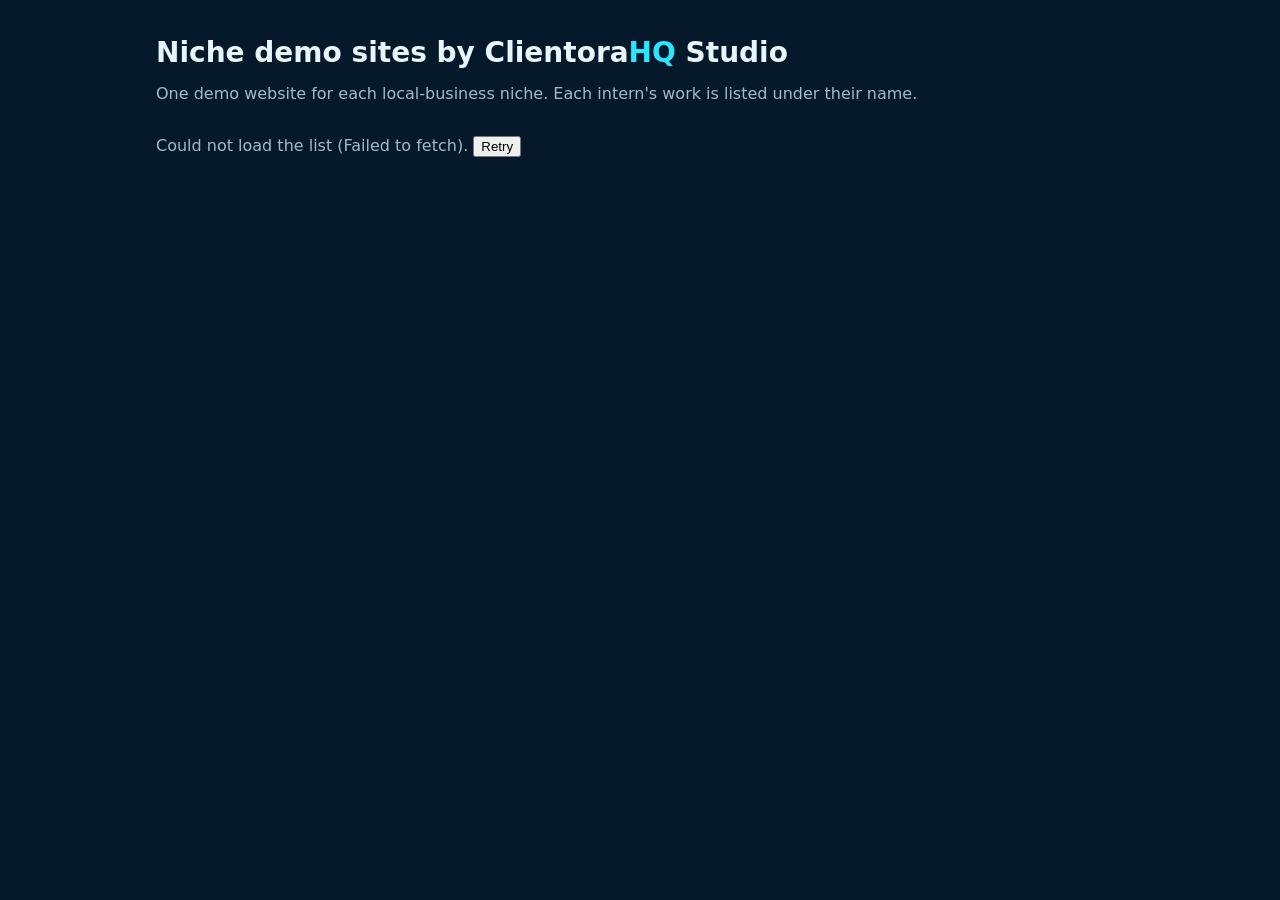
<file: index.html>
<!doctype html>
<html lang="en">
<head>
<meta charset="utf-8">
<meta name="viewport" content="width=device-width, initial-scale=1">
<title>Niche Demo Sites · ClientoraHQ Studio</title>
<meta name="description" content="Demo websites for local businesses, one for each niche, by ClientoraHQ Studio interns.">
<style>
  :root { --bg: #06192a; --card: #0b2c44; --text: #e8f6fb; --muted: #9fbccb; --accent: #29e6ff; }
  * { box-sizing: border-box; }
  body { margin: 0; background: var(--bg); color: var(--text); font: 16px/1.5 "Segoe UI", system-ui, sans-serif; }
  main { max-width: 1000px; margin: 0 auto; padding: 32px 16px 64px; }
  h1 { margin: 0 0 8px; font-size: 28px; }
  h1 b { color: var(--accent); }
  p.lead { color: var(--muted); margin: 0 0 28px; }
  h2 { font-size: 18px; margin: 28px 0 12px; color: var(--accent); }
  .grid { display: grid; grid-template-columns: repeat(auto-fill, minmax(220px, 1fr)); gap: 12px; }
  a.card { display: block; padding: 14px 16px; background: var(--card); border-radius: 10px; color: var(--text); text-decoration: none; border: 1px solid transparent; }
  a.card:hover, a.card:focus { border-color: var(--accent); }
  a.card small { display: block; color: var(--muted); }
  .note { color: var(--muted); }
</style>
</head>
<body>
<main>
  <h1>Niche demo sites by Clientora<b>HQ</b> Studio</h1>
  <p class="lead">One demo website for each local-business niche. Each intern's work is listed under their name.</p>
  <div id="list"><p class="note">Loading the sites...</p></div>
</main>
<script>
  // Lists every intern folder and the niche folders inside it, straight from the repository,
  // so nobody has to edit this page.
  const repo = 'star-anonymus/chq-niche-sites';
  const skip = new Set(['starter', '.github']);
  const list = document.getElementById('list');
  const pretty = (s) => s.replace(/-/g, ' ').replace(/\b\w/g, (c) => c.toUpperCase());
  async function dirs(path) {
    const r = await fetch(`https://api.github.com/repos/${repo}/contents/${path}`);
    if (!r.ok) throw new Error(`GitHub answered ${r.status}`);
    return (await r.json()).filter((x) => x.type === 'dir' && !skip.has(x.name)).map((x) => x.name);
  }
  async function load() {
    list.innerHTML = '<p class="note">Loading the sites...</p>';
    try {
      const [niches, interns] = await Promise.all([fetch('niches.json').then((r) => r.json()), dirs('')]);
      const label = Object.fromEntries(niches.map((n) => [n.slug, n.niche]));
      let html = '';
      for (const intern of interns) {
        const sites = await dirs(intern);
        html += `<h2>${pretty(intern)}</h2><div class="grid">` + (sites.length
          ? sites.map((s) => `<a class="card" href="${intern}/${s}/">${label[s] || pretty(s)}<small>${intern}/${s}</small></a>`).join('')
          : '<p class="note">No sites yet.</p>') + '</div>';
      }
      list.innerHTML = html || '<p class="note">No sites yet.</p>';
    } catch (e) {
      list.innerHTML = `<p class="note">Could not load the list (${e.message}). <button onclick="load()">Retry</button></p>`;
    }
  }
  load();
</script>
</body>
</html>
</file>
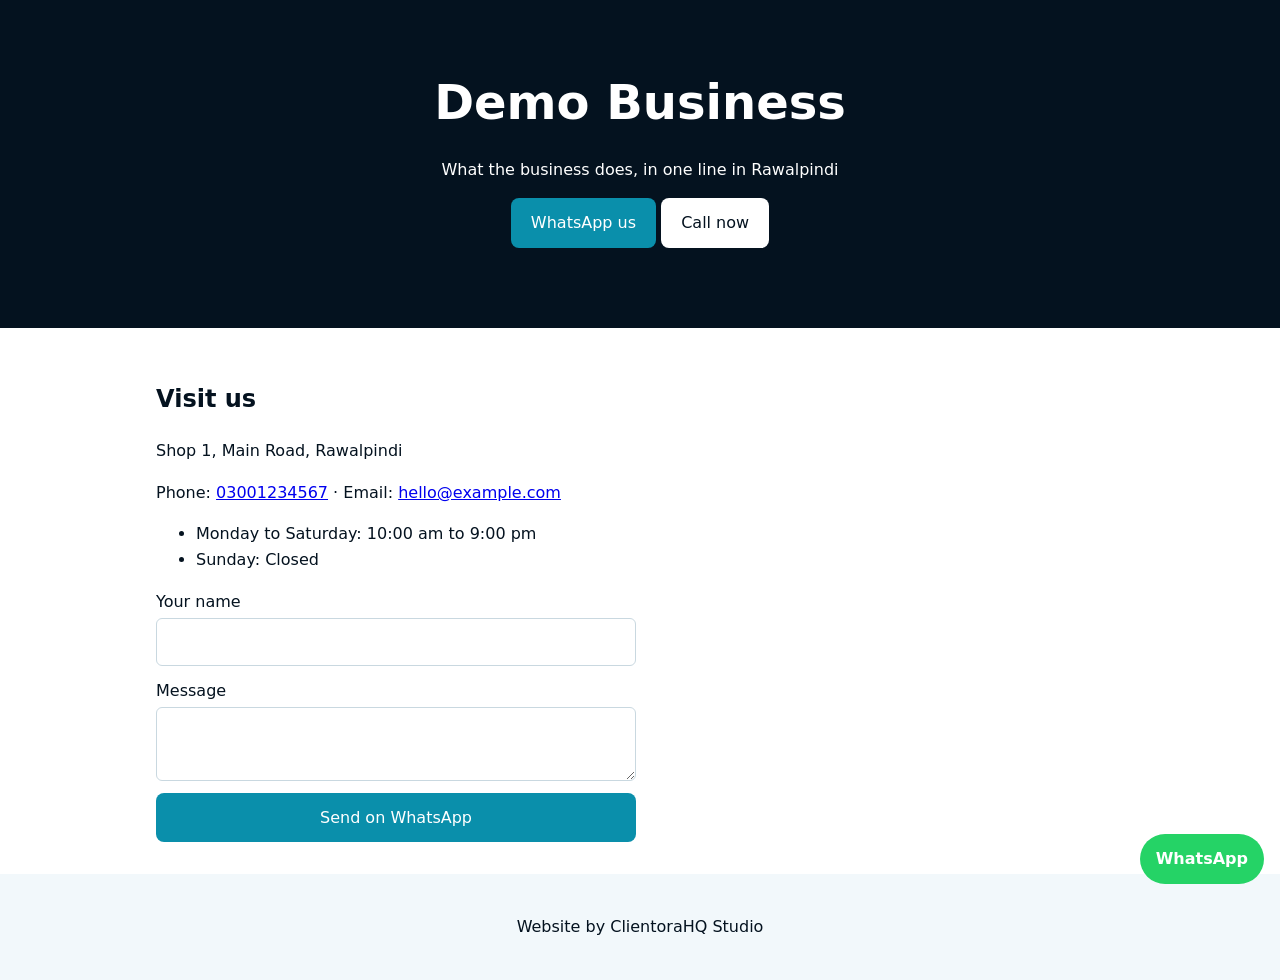
<file: starter/index.html>
<!doctype html>
<html lang="en">
<head>
<meta charset="utf-8">
<meta name="viewport" content="width=device-width, initial-scale=1">
<title>Demo Business</title>
<meta name="description" content="Demo website by ClientoraHQ Studio.">
<link rel="stylesheet" href="style.css">
</head>
<body>
<header class="hero">
  <h1 data-field="name">Demo Business</h1>
  <p><span data-field="tagline">What the business does</span> in <span data-field="city">City</span></p>
  <p class="actions"><a class="btn" data-link="whatsapp" href="#">WhatsApp us</a> <a class="btn alt" data-link="call" href="#">Call now</a></p>
</header>

<main>
  <!-- Build your niche sections here: services, the three special features, why choose us, gallery, sample reviews -->

  <section id="contact">
    <h2>Visit us</h2>
    <p data-field="address">Address</p>
    <p>Phone: <a data-link="call" href="#"><span data-field="phone">Phone</span></a> · Email: <a data-link="email" href="#"><span data-field="email">Email</span></a></p>
    <ul id="hours"></ul>
    <form data-whatsapp="New enquiry from the website">
      <label>Your name <input name="Name" required></label>
      <label>Message <textarea name="Message" required></textarea></label>
      <button class="btn" type="submit">Send on WhatsApp</button>
    </form>
  </section>
</main>

<footer><p>Website by ClientoraHQ Studio</p></footer>
<a class="wa-float" data-link="whatsapp" href="#" aria-label="Chat on WhatsApp">WhatsApp</a>

<script src="config.js"></script>
<script src="script.js"></script>
</body>
</html>
</file>
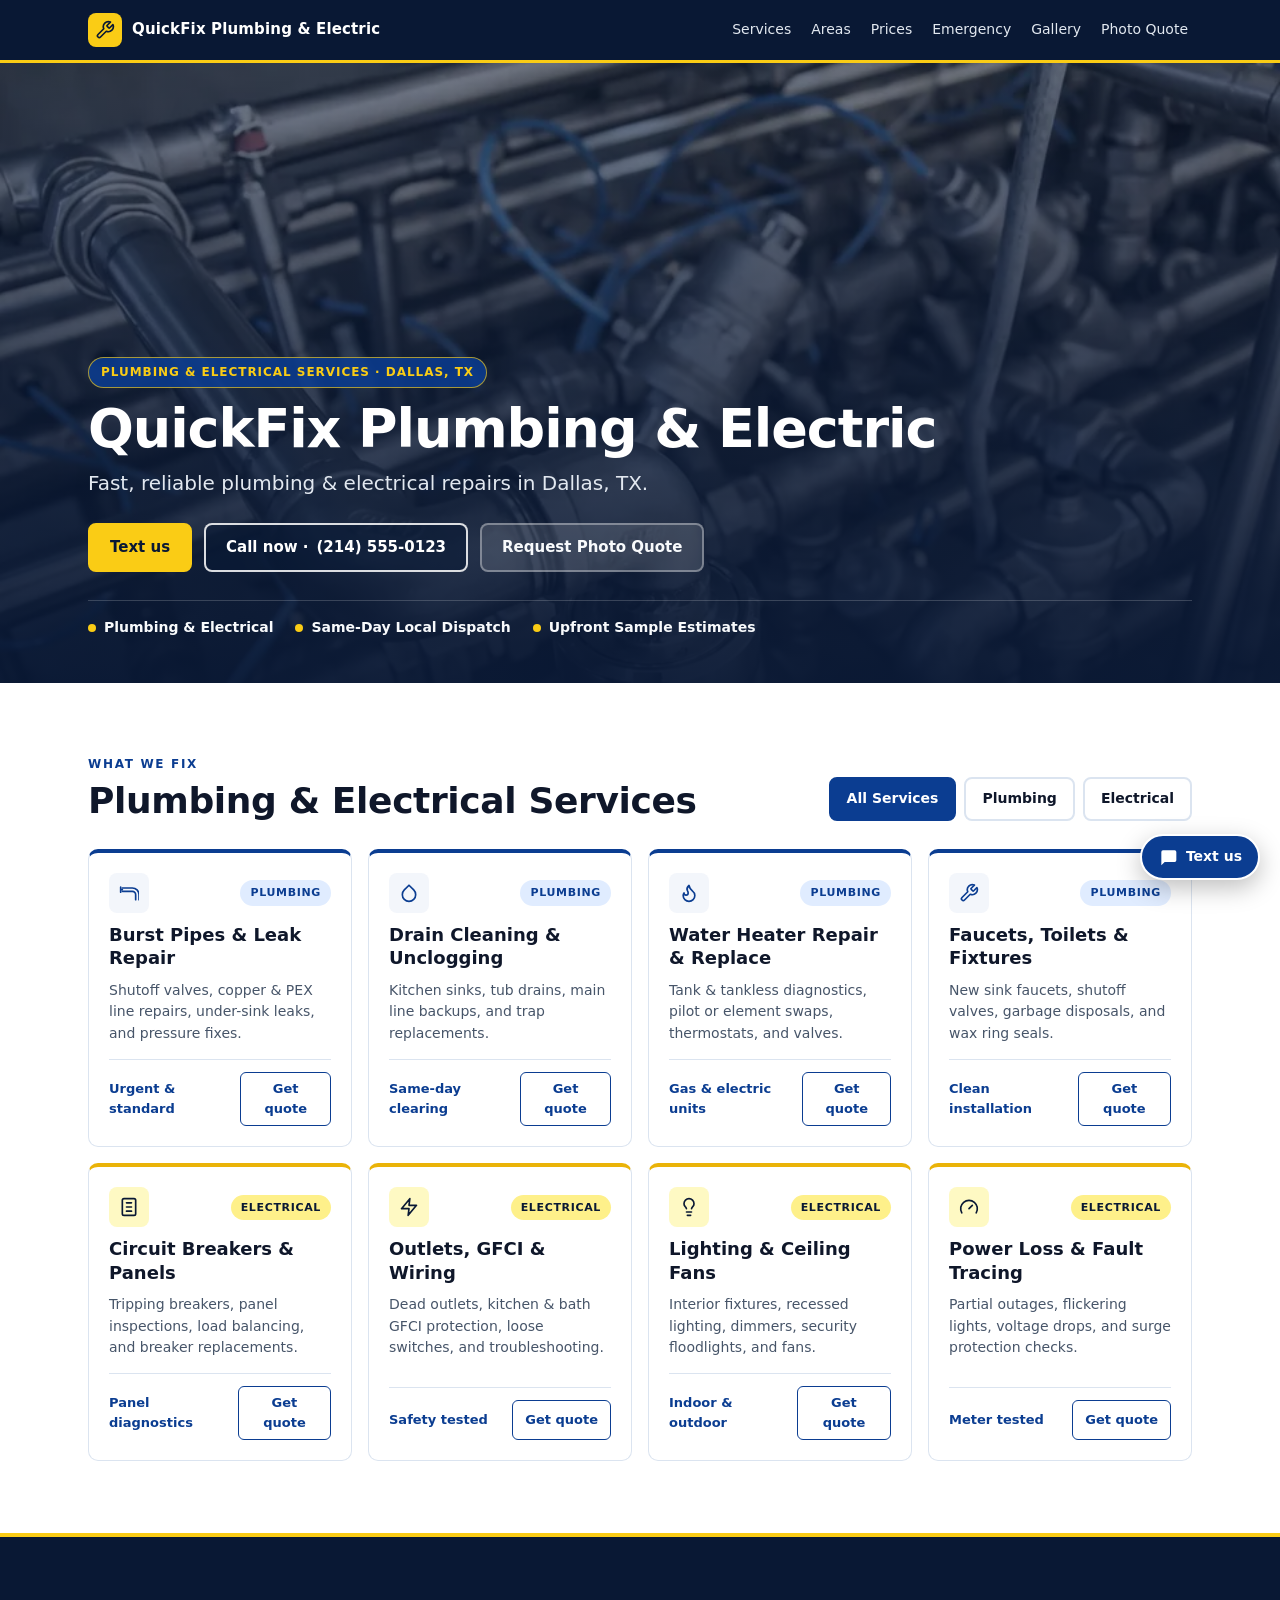
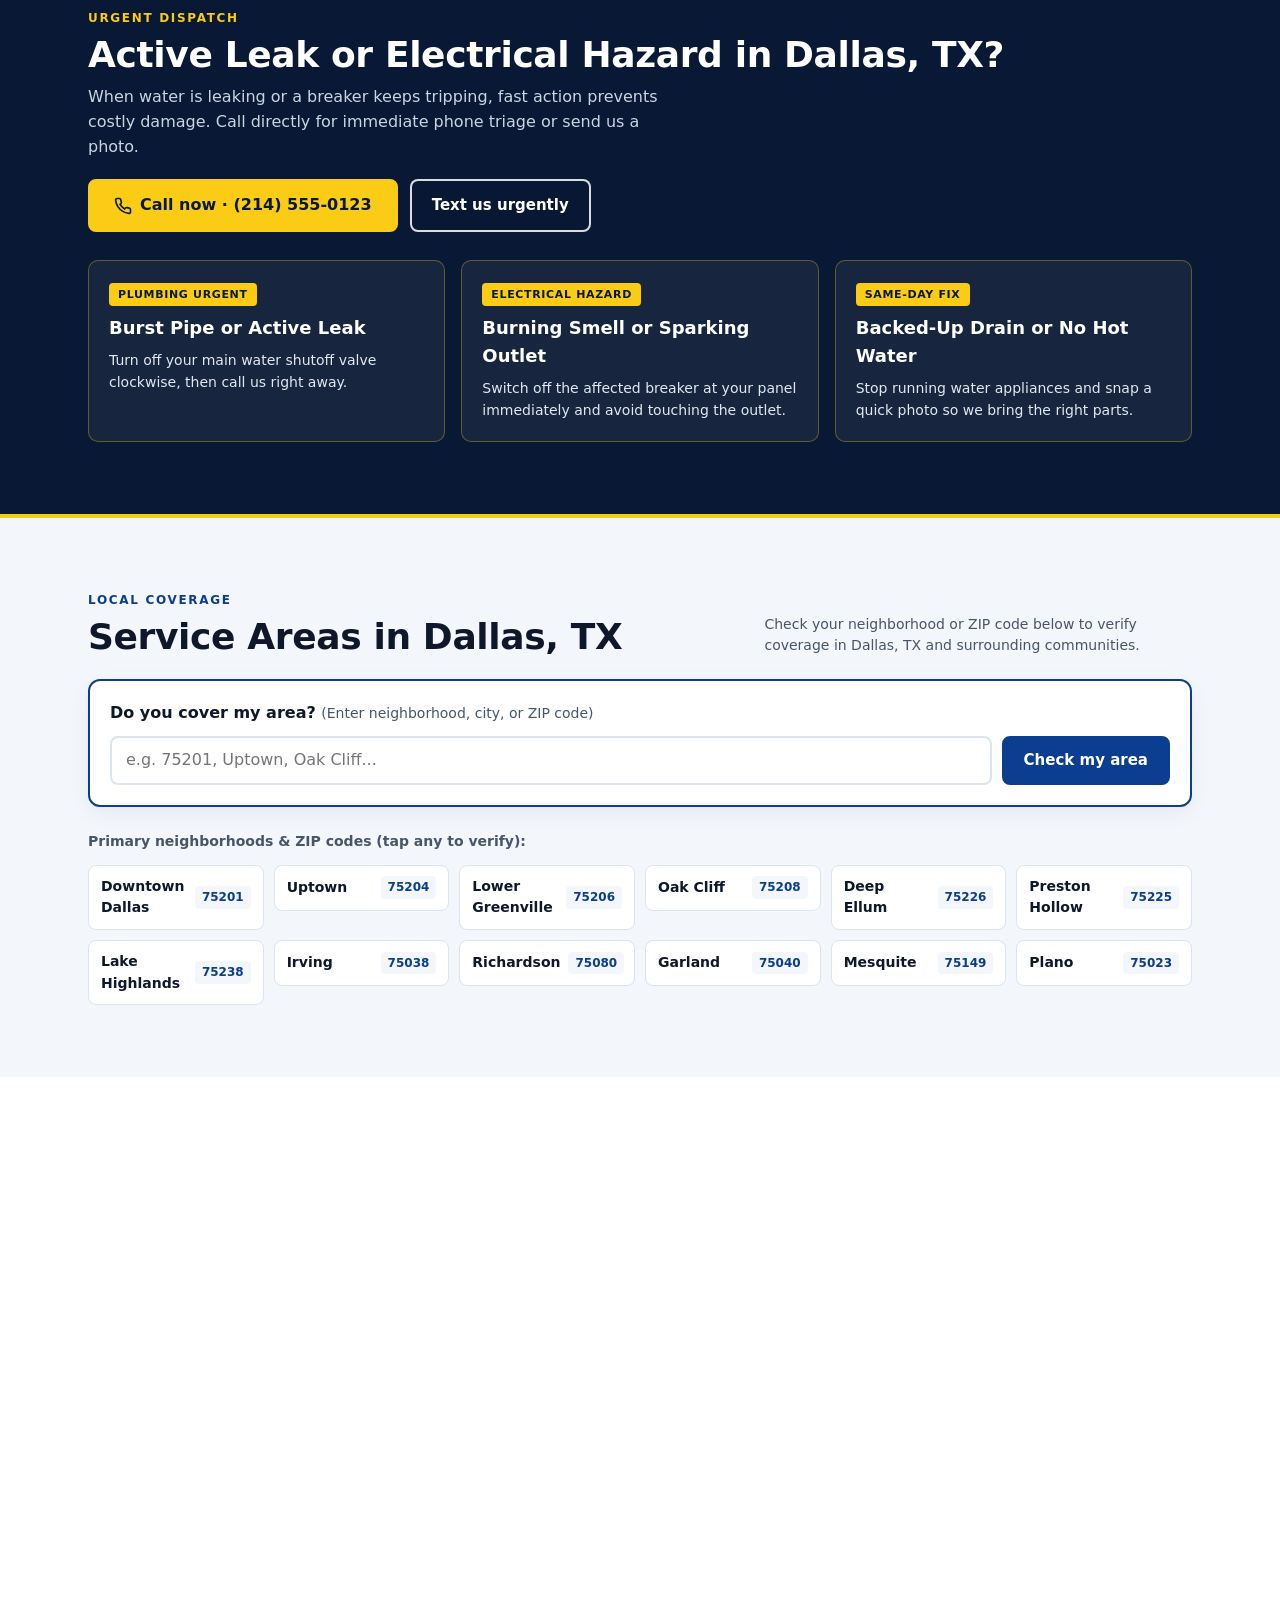
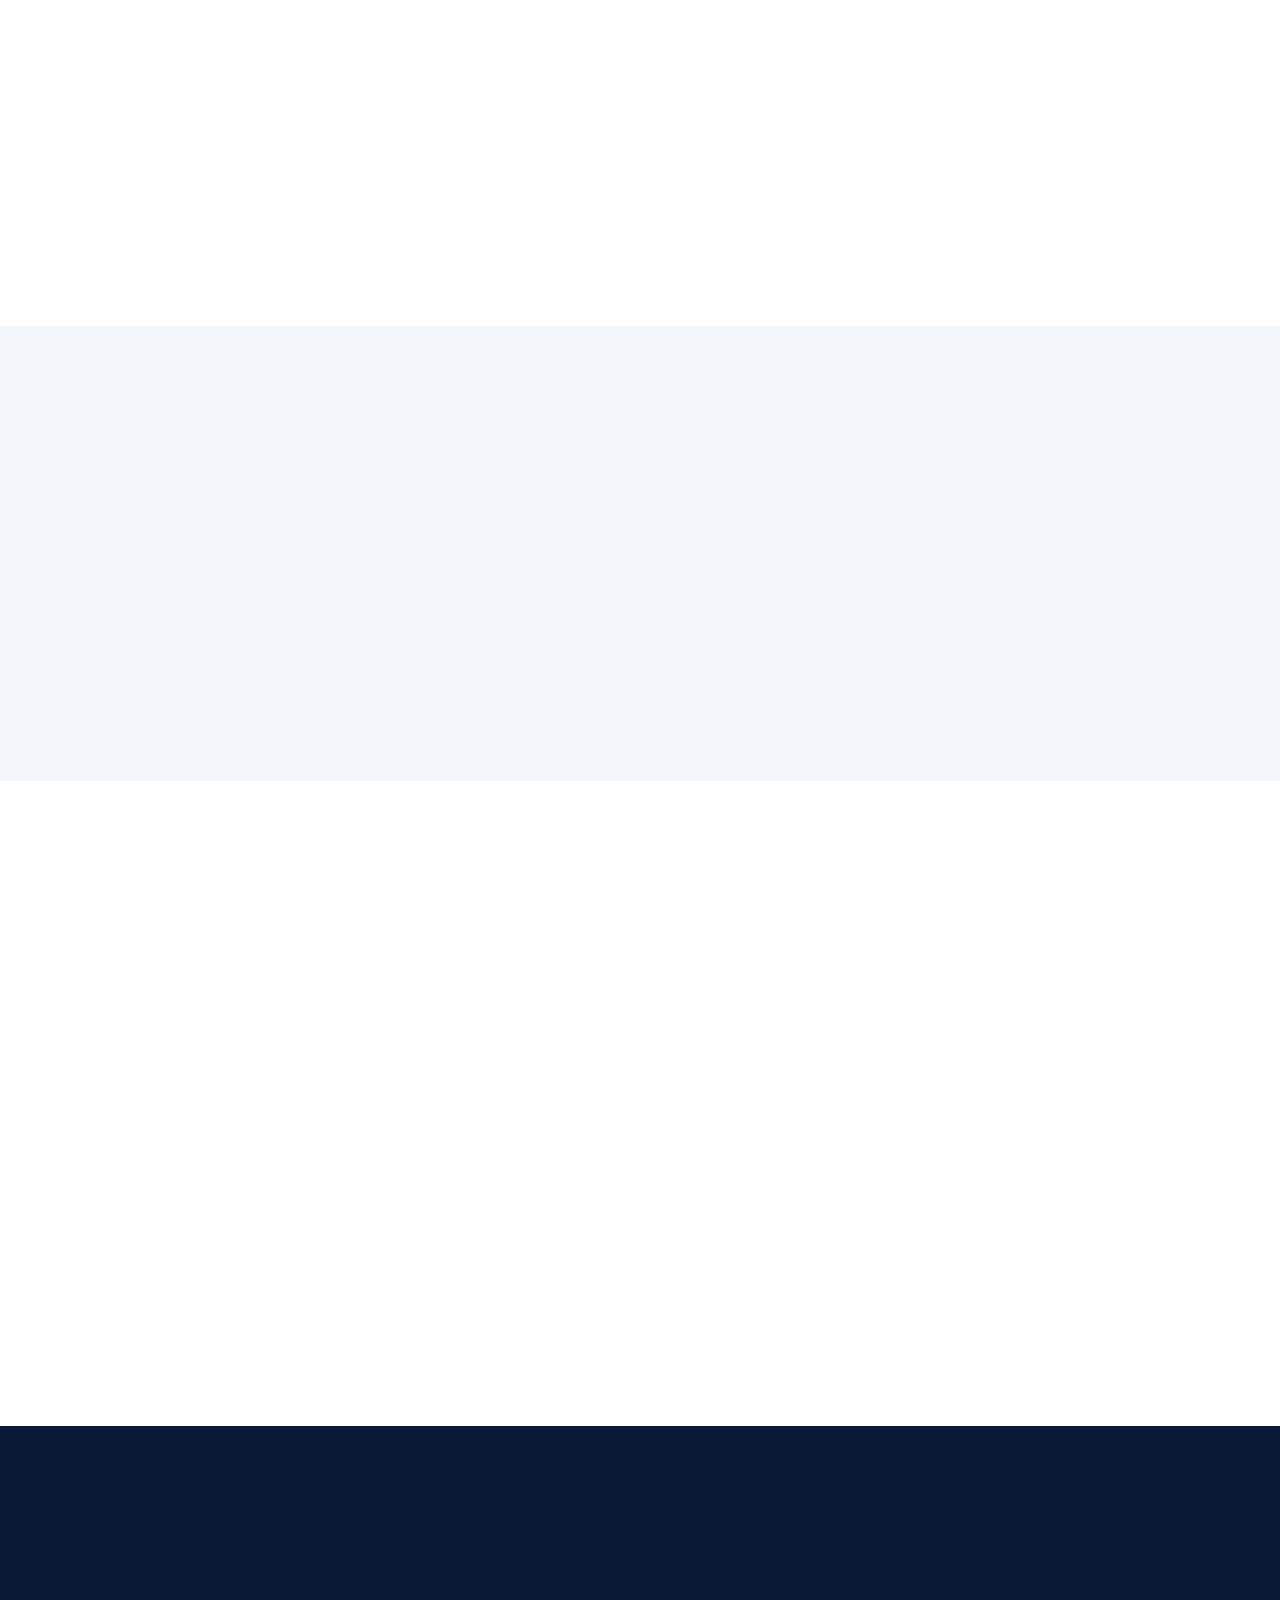
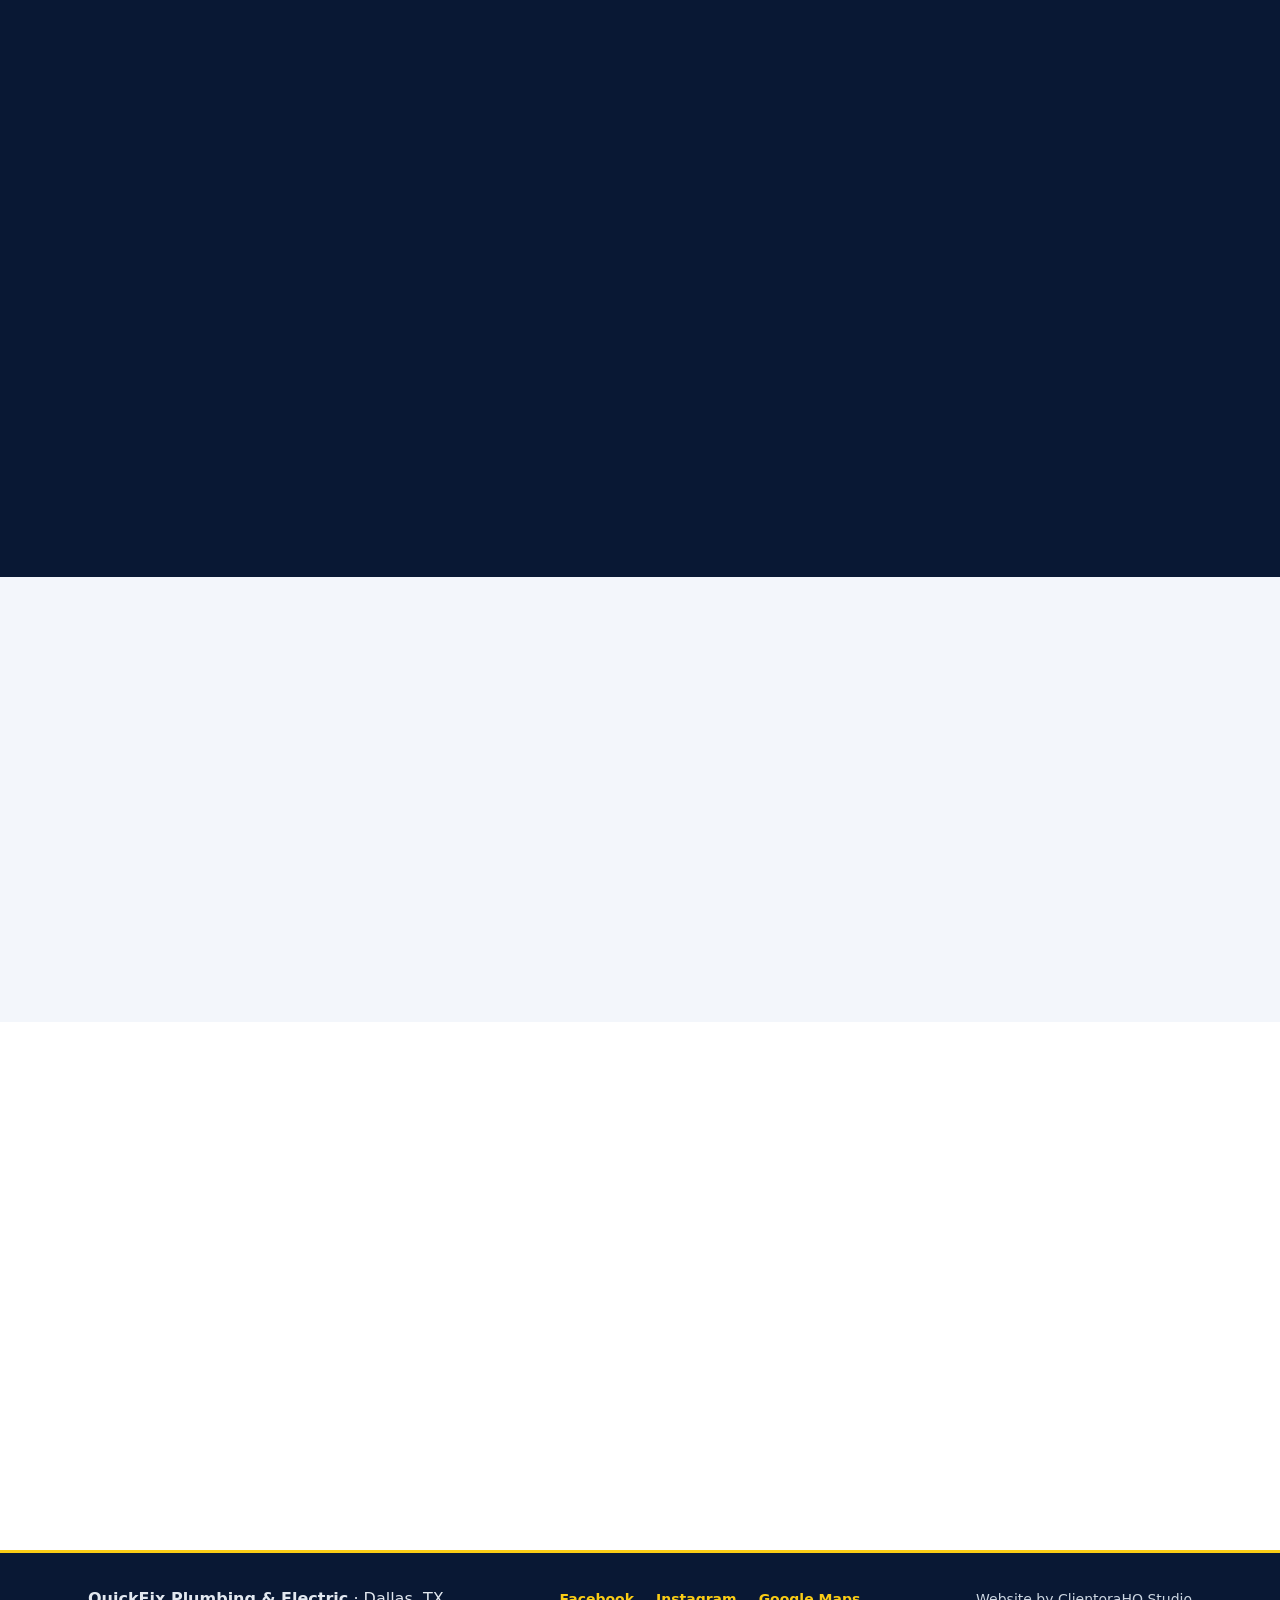
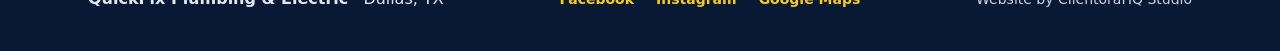
<file: ahsan-ali/plumbers-electricians/index.html>
<!doctype html>
<html lang="en">
<head>
<meta charset="utf-8">
<meta name="viewport" content="width=device-width, initial-scale=1">
<title>QuickFix Plumbing &amp; Electric · Dallas, TX</title>
<meta name="description" content="Plumbing and electrical repair services in Dallas, TX. Check service areas, view sample prices, or request a photo quote.">
<link rel="icon" href="data:image/svg+xml,%3Csvg xmlns='http://www.w3.org/2000/svg' viewBox='0 0 24 24'%3E%3Crect width='24' height='24' rx='5' fill='%230b3d91'/%3E%3Cpath d='M13 3L6 13h5l-1 8 8-11h-5l0-7z' fill='%23facc15'/%3E%3C/svg%3E">
<link rel="preload" as="image" href="images/hero.webp" fetchpriority="high">
<link rel="stylesheet" href="style.css">
</head>
<body>
<a class="skip-link" href="#main">Skip to content</a>

<nav class="topbar" aria-label="Primary navigation">
  <div class="container topbar-inner">
    <a class="brand" href="#top">
      <span class="brand-badge" aria-hidden="true">
        <svg width="20" height="20" viewBox="0 0 24 24" fill="none" stroke="currentColor" stroke-width="2" stroke-linecap="round" stroke-linejoin="round">
          <path d="M14.7 6.3a1 1 0 0 0 0 1.4l1.6 1.6a1 1 0 0 0 1.4 0l3.77-3.77a6 6 0 0 1-7.94 7.94l-6.91 6.91a2.12 2.12 0 0 1-3-3l6.91-6.91a6 6 0 0 1 7.94-7.94l-3.76 3.76z"/>
        </svg>
      </span>
      <span class="brand-name" data-field="name">QuickFix Plumbing &amp; Electric</span>
    </a>
    <ul class="nav-links">
      <li><a href="#services">Services</a></li>
      <li><a href="#areas">Areas</a></li>
      <li><a href="#prices">Prices</a></li>
      <li><a href="#emergency">Emergency</a></li>
      <li><a href="#gallery">Gallery</a></li>
      <li><a href="#quote">Photo Quote</a></li>
    </ul>
  </div>
</nav>

<header id="top" class="hero">
  <img id="hero-img" class="hero-media" src="images/hero.webp" width="960" height="640" alt="Stainless steel plumbing pipe network and control valves" fetchpriority="high" decoding="async">
  <div class="hero-scrim" aria-hidden="true"></div>
  <div class="container hero-content">
    <p class="eyebrow"><span id="hero-eyebrow">Plumbing &amp; Electrical Services</span> · <span data-field="city">Dallas, TX</span></p>
    <div id="hero-claims" class="claims-row" hidden></div>
    <h1 data-field="name">QuickFix Plumbing &amp; Electric</h1>
    <p class="hero-tagline"><span data-field="tagline">Fast, reliable plumbing &amp; electrical repairs</span> in <span data-field="city">Dallas, TX</span>.</p>
    <div class="actions">
      <a class="btn btn-accent" data-link="whatsapp" data-label-us="Text us" data-label-pk="WhatsApp us" href="#">Text us</a>
      <a class="btn btn-outline-light" data-link="call" href="#">Call now · <span data-field="phone">(214) 555-0123</span></a>
      <a class="btn btn-ghost-light" href="#quote">Request Photo Quote</a>
    </div>
    <ul id="hero-highlights" class="hero-highlights" aria-label="Service highlights"></ul>
  </div>
</header>

<main id="main">
  <section id="services" class="section">
    <div class="container">
      <div class="section-head">
        <div>
          <p class="section-kicker">What We Fix</p>
          <h2>Plumbing &amp; Electrical Services</h2>
        </div>
        <div id="service-filters" class="filter-bar" role="group" aria-label="Filter services by trade">
          <button type="button" class="filter-btn" data-trade="all" aria-pressed="true">All Services</button>
          <button type="button" class="filter-btn" data-trade="plumbing" aria-pressed="false">Plumbing</button>
          <button type="button" class="filter-btn" data-trade="electrical" aria-pressed="false">Electrical</button>
        </div>
      </div>
      <div id="services-grid" class="services-grid"></div>
    </div>
  </section>

  <section id="emergency" class="section section-dark emergency-section">
    <div class="container">
      <div class="emergency-top">
        <div>
          <p class="section-kicker accent" id="emergency-kicker">Urgent Dispatch</p>
          <div id="emergency-claims" class="claims-row" hidden></div>
          <h2 id="emergency-headline">Active Leak or Electrical Hazard in Dallas, TX?</h2>
          <p id="emergency-lead" class="emergency-lead">Fast troubleshooting for burst pipes, main shutoffs, tripped breakers, and power faults.</p>
        </div>
        <div class="emergency-actions">
          <a class="btn btn-accent btn-lg" data-link="call" href="#">
            <svg width="18" height="18" viewBox="0 0 24 24" fill="none" stroke="currentColor" stroke-width="2.2" aria-hidden="true">
              <path d="M22 16.92v3a2 2 0 0 1-2.18 2 19.79 19.79 0 0 1-8.63-3.07 19.5 19.5 0 0 1-6-6 19.79 19.79 0 0 1-3.07-8.67A2 2 0 0 1 4.11 2h3a2 2 0 0 1 2 1.72c.127.96.361 1.903.7 2.81a2 2 0 0 1-.45 2.11L8.09 9.91a16 16 0 0 0 6 6l1.27-1.27a2 2 0 0 1 2.11-.45c.907.339 1.85.573 2.81.7A2 2 0 0 1 22 16.92z"/>
            </svg>
            <span>Call now · <span data-field="phone">(214) 555-0123</span></span>
          </a>
          <a class="btn btn-outline-light" data-link="whatsapp" data-label-us="Text us urgently" data-label-pk="WhatsApp us now" href="#">Text us urgently</a>
        </div>
      </div>
      <div id="emergency-grid" class="emergency-grid"></div>
    </div>
  </section>

  <section id="areas" class="section section-alt">
    <div class="container">
      <div class="section-head compact">
        <div>
          <p class="section-kicker">Local Coverage</p>
          <h2 id="areas-heading">Service Areas in Dallas, TX</h2>
        </div>
        <p id="areas-note" class="section-note">Check your neighborhood or ZIP code below.</p>
      </div>

      <div class="area-checker-card">
        <form id="area-form" class="area-form">
          <div class="area-input-group">
            <label for="area-input">Do you cover my area? <span class="label-hint">(Enter neighborhood, city, or ZIP code)</span></label>
            <div class="area-controls">
              <input id="area-input" name="area" type="text" placeholder="e.g. 75201, Uptown, Oak Cliff..." autocomplete="postal-code" required>
              <button class="btn btn-primary" type="submit">Check my area</button>
            </div>
          </div>
        </form>
        <div id="area-result" class="area-result" role="status" aria-live="polite" hidden></div>
      </div>

      <p class="areas-subhead">Primary neighborhoods &amp; ZIP codes (tap any to verify):</p>
      <ul id="areas-list" class="areas-grid" aria-label="Service areas list"></ul>
    </div>
  </section>

  <section id="prices" class="section">
    <div class="container">
      <div class="section-head">
        <div>
          <p class="section-kicker">Transparent Estimates</p>
          <div class="heading-with-badge">
            <h2>Typical Service Rates</h2>
            <span id="prices-badge" class="sample-badge">Sample prices</span>
          </div>
        </div>
        <p id="prices-note" class="section-note">Sample prices in USD ($). Exact quote is confirmed before work begins.</p>
      </div>
      <div id="prices-grid" class="prices-grid"></div>
    </div>
  </section>

  <section id="why-us" class="section section-alt">
    <div class="container">
      <div class="section-head compact">
        <div>
          <p class="section-kicker">Why Choose <span data-field="name">QuickFix Plumbing &amp; Electric</span></p>
          <h2>Built for Dependable Repairs</h2>
        </div>
      </div>
      <div id="why-grid" class="why-grid"></div>
    </div>
  </section>

  <section id="gallery" class="section">
    <div class="container">
      <div class="section-head compact">
        <div>
          <p class="section-kicker">Field Work &amp; Equipment</p>
          <h2>Work &amp; Fleet Gallery</h2>
        </div>
        <p class="section-note">Tap any photo for a full-screen view.</p>
      </div>
      <div id="gallery-grid" class="gallery-grid"></div>
    </div>
  </section>

  <section id="quote" class="section section-dark">
    <div class="container quote-layout">
      <div class="quote-intro">
        <p class="section-kicker accent">Fast Photo Estimate</p>
        <h2>Request a Quote with a Photo</h2>
        <p class="quote-lead">Snap a photo of the leaking pipe, tripped breaker, or faulty fixture in <span data-field="city">Dallas, TX</span>. Preview it here, then send it directly so we know what tools and parts to bring.</p>
        <ul class="quote-steps">
          <li><strong>1.</strong> Pick your issue and describe what happened.</li>
          <li><strong>2.</strong> Attach a photo of the problem to preview it right here.</li>
          <li><strong>3.</strong> <span id="quote-step-3">Text the photo and summary straight to our dispatch line.</span></li>
        </ul>
        <div class="quote-direct">
          <a class="btn btn-outline-light" data-link="call" href="#">Call <span data-field="phone">(214) 555-0123</span></a>
        </div>
      </div>

      <div class="quote-card">
        <form id="quote-form" class="quote-form">
          <div class="form-row">
            <label for="quote-service">Service Needed
              <select id="quote-service" name="Service" required></select>
            </label>
            <label for="quote-area">Neighborhood or ZIP
              <input id="quote-area" name="Area" type="text" placeholder="e.g. 75204 or Uptown" required>
            </label>
          </div>

          <label for="quote-details">Describe the Problem
            <textarea id="quote-details" name="Problem" rows="3" placeholder="e.g. Kitchen sink drain is leaking at the P-trap..." required></textarea>
          </label>

          <label for="quote-name">Your Name <span class="opt">(optional)</span>
            <input id="quote-name" name="Name" type="text" placeholder="Your full name">
          </label>

          <div class="photo-upload-field">
            <label class="upload-label" for="quote-photo">Photo of the Problem <span class="opt">(recommended)</span></label>
            <div class="upload-box">
              <input id="quote-photo" class="file-input" type="file" accept="image/*">
              <label class="btn btn-outline-dark upload-trigger" for="quote-photo">
                <svg width="18" height="18" viewBox="0 0 24 24" fill="none" stroke="currentColor" stroke-width="2" aria-hidden="true">
                  <rect x="3" y="5" width="18" height="14" rx="2"/>
                  <circle cx="12" cy="12" r="3"/>
                  <path d="M8 5l1.5-2h5L16 5"/>
                </svg>
                <span id="upload-btn-text">Choose or Take Photo</span>
              </label>
              <span id="upload-hint" class="upload-hint">JPG, PNG, or HEIC — stays on your device until you send it.</span>
            </div>

            <div id="photo-preview-wrap" class="photo-preview-wrap" hidden>
              <img id="photo-preview-img" src="[data-uri]" alt="Preview of your plumbing or electrical problem">
              <div class="photo-preview-meta">
                <p id="photo-preview-name" class="photo-file-name"></p>
                <button id="photo-remove-btn" class="btn-text-danger" type="button">Remove photo</button>
              </div>
            </div>
          </div>

          <button id="quote-submit-btn" class="btn btn-accent btn-full" type="submit">Preview &amp; Prepare Text Quote</button>
        </form>

        <div id="quote-result" class="quote-result" role="status" aria-live="polite" hidden>
          <div id="quote-result-thumb" class="quote-result-thumb" hidden>
            <img id="quote-result-img" src="[data-uri]" alt="Attached problem photo preview">
          </div>
          <div class="quote-result-body">
            <p id="quote-result-title" class="quote-result-title"></p>
            <p id="quote-result-desc" class="quote-result-desc"></p>
            <a id="quote-send-link" class="btn btn-primary btn-full" href="#">Send Quote</a>
          </div>
        </div>
      </div>
    </div>
  </section>

  <section id="reviews" class="section section-alt">
    <div class="container">
      <div class="section-head compact">
        <div>
          <p class="section-kicker">Customer Feedback Template</p>
          <h2>Sample Reviews</h2>
        </div>
        <p class="section-note">Placeholder feedback shown below — replace with verified customer reviews.</p>
      </div>
      <div id="reviews-grid" class="reviews-grid"></div>
    </div>
  </section>

  <section id="contact" class="section">
    <div class="container contact-grid">
      <div class="contact-info">
        <p class="section-kicker">Dispatch &amp; Hours</p>
        <h2>Contact Details</h2>
        <dl class="details-list">
          <div>
            <dt>Address</dt>
            <dd data-field="address">4120 Elm St, Suite 100, Dallas, TX</dd>
          </div>
          <div>
            <dt>Phone</dt>
            <dd><a class="text-link" data-link="call" href="#"><span data-field="phone">(214) 555-0123</span></a></dd>
          </div>
          <div id="email-row">
            <dt>Email</dt>
            <dd><a class="text-link" data-link="email" href="#"><span data-field="email">dispatch@quickfixdemo.example</span></a></dd>
          </div>
          <div>
            <dt>Hours</dt>
            <dd><ul id="hours" class="hours-list"></ul></dd>
          </div>
        </dl>
      </div>
      <div class="map-wrap">
        <iframe id="map-embed" title="Business service area map" loading="lazy" referrerpolicy="no-referrer-when-downgrade" allowfullscreen src="about:blank"></iframe>
      </div>
    </div>
  </section>
</main>

<footer class="site-footer">
  <div class="container footer-inner">
    <div class="footer-brand">
      <strong data-field="name">QuickFix Plumbing &amp; Electric</strong>
      <span> · <span data-field="city">Dallas, TX</span></span>
    </div>
    <ul id="social-links" class="social-links" aria-label="Social links"></ul>
    <p class="credit">Website by ClientoraHQ Studio</p>
  </div>
</footer>

<a class="wa-float" data-link="whatsapp" data-label-us="Text us" data-label-pk="WhatsApp" href="#">
  <svg id="wa-float-icon" width="20" height="20" viewBox="0 0 24 24" fill="currentColor" aria-hidden="true">
    <path d="M4 4h16a2 2 0 0 1 2 2v10a2 2 0 0 1-2 2H8l-4 4V6a2 2 0 0 1 2-2z"/>
  </svg>
  <span class="wa-float-label">Text us</span>
</a>

<div class="mobile-emergency-bar" role="region" aria-label="Emergency phone call bar">
  <a class="mobile-emergency-btn" data-link="call" href="#">
    <svg width="20" height="20" viewBox="0 0 24 24" fill="none" stroke="currentColor" stroke-width="2.4" aria-hidden="true">
      <path d="M22 16.92v3a2 2 0 0 1-2.18 2 19.79 19.79 0 0 1-8.63-3.07 19.5 19.5 0 0 1-6-6 19.79 19.79 0 0 1-3.07-8.67A2 2 0 0 1 4.11 2h3a2 2 0 0 1 2 1.72c.127.96.361 1.903.7 2.81a2 2 0 0 1-.45 2.11L8.09 9.91a16 16 0 0 0 6 6l1.27-1.27a2 2 0 0 1 2.11-.45c.907.339 1.85.573 2.81.7A2 2 0 0 1 22 16.92z"/>
    </svg>
    <span>Emergency? Call now</span>
  </a>
</div>

<div id="lightbox" class="lightbox" role="dialog" aria-modal="true" aria-labelledby="lightbox-title" hidden>
  <div class="lightbox-backdrop" data-lb-close></div>
  <div class="lightbox-shell">
    <div class="lightbox-top">
      <p id="lightbox-counter" class="lightbox-counter">1 / 1</p>
      <button id="lb-close" class="lb-icon-btn" type="button" aria-label="Close full-screen view">
        <svg width="22" height="22" viewBox="0 0 24 24" fill="none" stroke="currentColor" stroke-width="2" aria-hidden="true">
          <path d="M6 6l12 12M18 6L6 18"/>
        </svg>
      </button>
    </div>
    <div class="lightbox-stage">
      <button id="lb-prev" class="lb-nav lb-prev" type="button" aria-label="Previous photo">
        <svg width="24" height="24" viewBox="0 0 24 24" fill="none" stroke="currentColor" stroke-width="2" aria-hidden="true">
          <path d="M15 18l-6-6 6-6"/>
        </svg>
      </button>
      <figure class="lightbox-figure">
        <img id="lb-img" src="[data-uri]" alt="">
        <figcaption class="lightbox-caption">
          <span id="lb-tag" class="lb-tag"></span>
          <strong id="lightbox-title"></strong>
        </figcaption>
      </figure>
      <button id="lb-next" class="lb-nav lb-next" type="button" aria-label="Next photo">
        <svg width="24" height="24" viewBox="0 0 24 24" fill="none" stroke="currentColor" stroke-width="2" aria-hidden="true">
          <path d="M9 18l6-6-6-6"/>
        </svg>
      </button>
    </div>
  </div>
</div>

<script defer src="config.js"></script>
<script defer src="script.js"></script>
</body>
</html>
</file>
<file: starter/style.css>
/* Starter styles: replace them with a design that fits your niche. Colours come from config.js. */
:root { --primary: #0a8fab; --dark: #04121f; --light: #f2f8fb; }
* { box-sizing: border-box; }
body { margin: 0; font: 16px/1.6 system-ui, "Segoe UI", sans-serif; color: var(--dark); background: #fff; }
img { max-width: 100%; height: auto; }
.hero { padding: 64px 16px; text-align: center; background: var(--dark); color: #fff; }
.hero h1 { margin: 0 0 8px; font-size: clamp(28px, 6vw, 48px); }
main { max-width: 1000px; margin: 0 auto; padding: 32px 16px; }
.btn { display: inline-block; padding: 12px 20px; border-radius: 8px; background: var(--primary); color: #fff; text-decoration: none; border: 0; font: inherit; cursor: pointer; }
.btn.alt { background: #fff; color: var(--dark); }
form { display: grid; gap: 12px; max-width: 480px; }
label { display: grid; gap: 4px; }
input, textarea { padding: 10px; border: 1px solid #c9d8e0; border-radius: 6px; font: inherit; }
footer { padding: 24px 16px; text-align: center; background: var(--light); }
.wa-float { position: fixed; right: 16px; bottom: 16px; padding: 12px 16px; border-radius: 999px; background: #25d366; color: #fff; text-decoration: none; font-weight: 600; }
</file>
<file: ahsan-ali/plumbers-electricians/style.css>
/* Blue and yellow, clear and urgent plumbing & electrical design. Tokens come from config.js. */
:root {
  --primary: #0b3d91;
  --primary-dark: #082f70;
  --accent: #facc15;
  --accent-dark: #eab308;
  --dark: #091834;
  --light: #f3f6fb;
  --surface: #ffffff;
  --ink: #0f172a;
  --muted: #475569;
  --border: #dbe4f0;
  --font-sans: system-ui, -apple-system, "Segoe UI", Roboto, sans-serif;
}

*, *::before, *::after { box-sizing: border-box; }
html { scroll-behavior: smooth; }
body {
  margin: 0;
  font-family: var(--font-sans);
  font-size: 16px;
  line-height: 1.55;
  color: var(--ink);
  background: var(--surface);
  overflow-x: clip;
}
body.lb-open { overflow: hidden; }

img { display: block; max-width: 100%; height: auto; }
a { color: inherit; }
button { font: inherit; color: inherit; }

:focus-visible {
  outline: 3px solid var(--accent-dark);
  outline-offset: 2px;
}

.skip-link {
  position: absolute;
  left: -9999px;
  top: 8px;
  background: var(--dark);
  color: #fff;
  padding: 10px 16px;
  border-radius: 6px;
  z-index: 300;
  font-weight: 600;
}
.skip-link:focus { left: 12px; }

.container {
  width: 100%;
  max-width: 1140px;
  margin: 0 auto;
  padding: 0 18px;
}

/* Top Navigation (static on phones so screen stays roomy, sticky on >= 640px) */
.topbar {
  position: relative;
  z-index: 60;
  background: var(--dark);
  color: #fff;
  border-bottom: 3px solid var(--accent);
}
@media (min-width: 640px) {
  .topbar { position: sticky; top: 0; }
}
.topbar-inner {
  display: flex;
  flex-wrap: wrap;
  align-items: center;
  justify-content: space-between;
  gap: 8px 16px;
  min-height: 60px;
  padding-top: 8px;
  padding-bottom: 8px;
}
.brand {
  display: inline-flex;
  align-items: center;
  gap: 10px;
  text-decoration: none;
  font-weight: 700;
  font-size: 15px;
  letter-spacing: 0.01em;
  min-width: 0;
  max-width: 100%;
}
.brand-badge {
  width: 34px;
  height: 34px;
  flex-shrink: 0;
  border-radius: 8px;
  background: var(--accent);
  color: var(--dark);
  display: inline-flex;
  align-items: center;
  justify-content: center;
}
.brand-name {
  overflow-wrap: break-word;
}
.nav-links {
  display: flex;
  flex-wrap: wrap;
  gap: 2px 12px;
  list-style: none;
  margin: 0;
  padding: 0;
  font-size: 14px;
  font-weight: 500;
}
.nav-links a {
  text-decoration: none;
  color: #e2e8f0;
  padding: 8px 4px;
  min-height: 40px;
  display: inline-flex;
  align-items: center;
  transition: color 0.15s ease;
}
.nav-links a:hover,
.nav-links a:focus-visible { color: var(--accent); }

/* Hero */
.hero {
  position: relative;
  min-height: min(82vh, 620px);
  display: flex;
  align-items: flex-end;
  background: var(--dark);
  color: #fff;
  overflow: hidden;
}
.hero-media {
  position: absolute;
  inset: 0;
  width: 100%;
  height: 100%;
  object-fit: cover;
  object-position: center 40%;
}
.hero-scrim {
  position: absolute;
  inset: 0;
  background: linear-gradient(180deg, rgba(9, 24, 52, 0.56) 0%, rgba(9, 24, 52, 0.80) 55%, rgba(9, 24, 52, 0.96) 100%);
}
.hero-content {
  position: relative;
  z-index: 2;
  padding-top: 56px;
  padding-bottom: 44px;
}
.eyebrow {
  display: inline-block;
  margin: 0 0 12px;
  padding: 5px 12px;
  border-radius: 999px;
  background: rgba(11, 61, 145, 0.85);
  border: 1px solid rgba(250, 204, 21, 0.65);
  font-size: 12px;
  font-weight: 700;
  letter-spacing: 0.08em;
  text-transform: uppercase;
  color: var(--accent);
}
.claims-row {
  display: flex;
  flex-wrap: wrap;
  gap: 8px;
  margin-bottom: 12px;
}
.claims-row[hidden] { display: none; }
.claim-pill {
  display: inline-flex;
  align-items: center;
  gap: 6px;
  padding: 4px 11px;
  border-radius: 6px;
  background: var(--accent);
  color: var(--dark);
  font-size: 12px;
  font-weight: 700;
  letter-spacing: 0.03em;
}
.hero h1 {
  margin: 0 0 10px;
  font-weight: 800;
  font-size: clamp(28px, 5.5vw, 54px);
  line-height: 1.08;
  letter-spacing: -0.02em;
  overflow-wrap: break-word;
}
.hero-tagline {
  margin: 0 0 24px;
  font-size: clamp(16px, 2.2vw, 20px);
  color: #e2e8f0;
  max-width: 58ch;
}
.actions {
  display: flex;
  flex-wrap: wrap;
  gap: 12px;
  margin-bottom: 28px;
}
.hero-highlights {
  display: flex;
  flex-wrap: wrap;
  gap: 10px 22px;
  list-style: none;
  margin: 0;
  padding: 16px 0 0;
  border-top: 1px solid rgba(255, 255, 255, 0.18);
  font-size: 14px;
  font-weight: 600;
  color: #f8fafc;
}
.hero-highlights li {
  display: inline-flex;
  align-items: center;
  gap: 8px;
}
.hero-highlights li::before {
  content: "";
  width: 8px;
  height: 8px;
  border-radius: 50%;
  background: var(--accent);
  flex-shrink: 0;
}

/* Buttons */
.btn {
  display: inline-flex;
  align-items: center;
  justify-content: center;
  gap: 8px;
  min-height: 46px;
  padding: 11px 20px;
  border-radius: 8px;
  border: 2px solid transparent;
  font-size: 15px;
  font-weight: 700;
  text-decoration: none;
  cursor: pointer;
  transition: background-color 0.15s ease, color 0.15s ease, border-color 0.15s ease, transform 0.12s ease;
}
.btn:active { transform: translateY(1px); }
.btn-lg { min-height: 52px; padding: 12px 24px; font-size: 16px; }
.btn-full { width: 100%; }

.btn-primary {
  background: var(--primary);
  color: #fff;
  border-color: var(--primary);
}
.btn-primary:hover { background: var(--primary-dark); border-color: var(--primary-dark); }

.btn-accent {
  background: var(--accent);
  color: var(--dark);
  border-color: var(--accent);
}
.btn-accent:hover { background: var(--accent-dark); border-color: var(--accent-dark); }

.btn-outline-dark {
  background: #fff;
  color: var(--primary);
  border-color: var(--primary);
}
.btn-outline-dark:hover { background: var(--primary); color: #fff; }

.btn-outline-light {
  background: rgba(9, 24, 52, 0.55);
  color: #fff;
  border-color: rgba(255, 255, 255, 0.85);
}
.btn-outline-light:hover { background: #fff; color: var(--dark); border-color: #fff; }

.btn-ghost-light {
  background: rgba(255, 255, 255, 0.12);
  color: #f8fafc;
  border-color: rgba(255, 255, 255, 0.35);
}
.btn-ghost-light:hover { background: rgba(255, 255, 255, 0.22); }

/* Sections */
.section {
  padding: 58px 0;
  scroll-margin-top: 96px;
}
#emergency, #areas, #prices, #why-us, #gallery, #quote, #reviews, #contact {
  content-visibility: auto;
  contain-intrinsic-size: 1px 1100px;
}
#gallery {
  contain-intrinsic-size: 1px 2500px;
}
@media (min-width: 640px) {
  .section { padding: 72px 0; scroll-margin-top: 66px; }
}
.section-alt { background: var(--light); }
.section-dark { background: var(--dark); color: #fff; }

.section-head {
  display: flex;
  flex-wrap: wrap;
  align-items: flex-end;
  justify-content: space-between;
  gap: 14px 24px;
  margin-bottom: 28px;
}
.section-head.compact { margin-bottom: 22px; }
.section-kicker {
  margin: 0 0 6px;
  font-size: 12px;
  font-weight: 800;
  letter-spacing: 0.14em;
  text-transform: uppercase;
  color: var(--primary);
}
.section-kicker.accent { color: var(--accent); }
.section h2 {
  margin: 0;
  font-weight: 800;
  font-size: clamp(24px, 4vw, 36px);
  line-height: 1.15;
  letter-spacing: -0.01em;
}
.section-note {
  margin: 0;
  font-size: 14px;
  color: var(--muted);
  max-width: 48ch;
}
.heading-with-badge {
  display: flex;
  flex-wrap: wrap;
  align-items: center;
  gap: 10px 14px;
}
.sample-badge {
  display: inline-block;
  padding: 4px 12px;
  border-radius: 999px;
  background: var(--accent);
  color: var(--dark);
  font-size: 12px;
  font-weight: 800;
  letter-spacing: 0.04em;
  text-transform: uppercase;
}

/* Filter Bar & Services */
.filter-bar {
  display: flex;
  flex-wrap: wrap;
  gap: 8px;
}
.filter-btn {
  min-height: 44px;
  padding: 8px 16px;
  border-radius: 8px;
  border: 2px solid var(--border);
  background: var(--surface);
  color: var(--ink);
  font-size: 14px;
  font-weight: 700;
  cursor: pointer;
  transition: background-color 0.15s ease, color 0.15s ease, border-color 0.15s ease;
}
.filter-btn:hover { border-color: var(--primary); }
.filter-btn[aria-pressed="true"] {
  background: var(--primary);
  color: #fff;
  border-color: var(--primary);
}

.services-grid {
  display: grid;
  grid-template-columns: 1fr;
  gap: 16px;
}
.service-card {
  display: flex;
  flex-direction: column;
  justify-content: space-between;
  gap: 14px;
  padding: 20px;
  background: var(--surface);
  border: 1px solid var(--border);
  border-top: 4px solid var(--primary);
  border-radius: 10px;
}
.service-card.trade-electrical { border-top-color: var(--accent-dark); }
.service-card-top { display: grid; gap: 10px; }
.service-head-row {
  display: flex;
  align-items: center;
  justify-content: space-between;
  gap: 10px;
}
.service-icon {
  width: 40px;
  height: 40px;
  border-radius: 8px;
  background: var(--light);
  color: var(--primary);
  display: inline-flex;
  align-items: center;
  justify-content: center;
}
.trade-electrical .service-icon {
  background: #fef9c3;
  color: var(--dark);
}
.trade-tag {
  font-size: 11px;
  font-weight: 800;
  text-transform: uppercase;
  letter-spacing: 0.06em;
  padding: 4px 10px;
  border-radius: 999px;
  background: #e0ecff;
  color: var(--primary);
}
.trade-electrical .trade-tag {
  background: #fef08a;
  color: var(--dark);
}
.service-card h3 { margin: 0; font-size: 18px; line-height: 1.3; }
.service-card p { margin: 0; font-size: 14px; color: var(--muted); }
.service-card-foot {
  display: flex;
  align-items: center;
  justify-content: space-between;
  gap: 10px;
  padding-top: 12px;
  border-top: 1px solid var(--border);
}
.service-scope { font-size: 13px; font-weight: 600; color: var(--primary); }
.btn-inline {
  min-height: 40px;
  padding: 6px 12px;
  border-radius: 6px;
  border: 1px solid var(--primary);
  background: transparent;
  color: var(--primary);
  font-size: 13px;
  font-weight: 700;
  cursor: pointer;
}
.btn-inline:hover { background: var(--primary); color: #fff; }

/* Emergency Section */
.emergency-section {
  border-top: 4px solid var(--accent);
  border-bottom: 4px solid var(--accent);
}
.emergency-top {
  display: flex;
  flex-wrap: wrap;
  align-items: flex-end;
  justify-content: space-between;
  gap: 20px 28px;
  margin-bottom: 28px;
}
.emergency-lead {
  margin: 10px 0 0;
  color: #cbd5e1;
  max-width: 58ch;
}
.emergency-actions {
  display: flex;
  flex-wrap: wrap;
  gap: 12px;
}
.emergency-grid {
  display: grid;
  grid-template-columns: 1fr;
  gap: 16px;
}
.emergency-card {
  padding: 20px;
  border-radius: 10px;
  background: rgba(255, 255, 255, 0.06);
  border: 1px solid rgba(250, 204, 21, 0.32);
}
.emergency-tag {
  display: inline-block;
  margin-bottom: 8px;
  padding: 3px 9px;
  border-radius: 4px;
  background: var(--accent);
  color: var(--dark);
  font-size: 11px;
  font-weight: 800;
  text-transform: uppercase;
  letter-spacing: 0.06em;
}
.emergency-card h3 { margin: 0 0 8px; font-size: 18px; color: #fff; }
.emergency-card p { margin: 0; font-size: 14px; color: #e2e8f0; }

/* Service Areas & Coverage Check */
.area-checker-card {
  background: var(--surface);
  border: 2px solid var(--primary);
  border-radius: 12px;
  padding: 20px;
  margin-bottom: 24px;
  box-shadow: 0 6px 20px rgba(9, 24, 52, 0.06);
}
.area-form label {
  display: block;
  font-weight: 700;
  font-size: 16px;
  margin-bottom: 10px;
  color: var(--ink);
}
.label-hint { font-weight: 500; font-size: 14px; color: var(--muted); }
.area-controls {
  display: flex;
  flex-direction: column;
  gap: 10px;
}
.area-controls input {
  width: 100%;
  min-height: 48px;
  padding: 10px 14px;
  border: 2px solid var(--border);
  border-radius: 8px;
  font: inherit;
  color: var(--ink);
  background: #fff;
}
.area-controls input:focus { border-color: var(--primary); outline: none; }
.area-result {
  margin-top: 16px;
  padding: 16px;
  border-radius: 8px;
  border: 1px solid var(--border);
  display: grid;
  gap: 10px;
}
.area-result[hidden] { display: none; }
.area-result.covered {
  background: #eff6ff;
  border-color: var(--primary);
  color: var(--dark);
}
.area-result.verify {
  background: #fefce8;
  border-color: var(--accent-dark);
  color: var(--dark);
}
.area-result-title { margin: 0; font-weight: 800; font-size: 16px; }
.area-result-text { margin: 0; font-size: 14px; color: var(--ink); }
.area-result-actions { display: flex; flex-wrap: wrap; gap: 10px; }

.areas-subhead {
  margin: 0 0 12px;
  font-size: 14px;
  font-weight: 700;
  color: var(--muted);
}
.areas-grid {
  display: grid;
  grid-template-columns: repeat(auto-fill, minmax(150px, 1fr));
  gap: 10px;
  list-style: none;
  margin: 0;
  padding: 0;
}
.area-chip {
  width: 100%;
  min-height: 46px;
  padding: 10px 12px;
  border-radius: 8px;
  border: 1px solid var(--border);
  background: var(--surface);
  color: var(--ink);
  text-align: left;
  cursor: pointer;
  display: flex;
  align-items: center;
  justify-content: space-between;
  gap: 8px;
  font-size: 14px;
  font-weight: 600;
  transition: border-color 0.15s ease, background-color 0.15s ease;
}
.area-chip:hover { border-color: var(--primary); background: #eff6ff; }
.area-zip {
  font-variant-numeric: tabular-nums;
  font-size: 12px;
  font-weight: 700;
  padding: 2px 7px;
  border-radius: 4px;
  background: var(--light);
  color: var(--primary);
}

/* Sample Prices */
.prices-grid {
  display: grid;
  grid-template-columns: 1fr;
  gap: 16px;
}
.price-card {
  display: flex;
  flex-direction: column;
  justify-content: space-between;
  gap: 14px;
  padding: 22px;
  border-radius: 10px;
  border: 1px solid var(--border);
  background: var(--surface);
}
.price-label {
  display: inline-block;
  font-size: 11px;
  font-weight: 800;
  text-transform: uppercase;
  letter-spacing: 0.06em;
  color: var(--primary);
  background: #e0ecff;
  padding: 3px 9px;
  border-radius: 999px;
  margin-bottom: 8px;
}
.price-card h3 { margin: 0 0 6px; font-size: 18px; }
.price-amount-row {
  display: flex;
  align-items: baseline;
  gap: 8px;
  margin-bottom: 8px;
}
.price-amount {
  font-size: 30px;
  font-weight: 800;
  color: var(--dark);
  font-variant-numeric: tabular-nums;
}
.price-unit { font-size: 13px; font-weight: 600; color: var(--muted); }
.price-summary { margin: 0; font-size: 14px; color: var(--muted); }

/* Why Choose Us */
.why-grid {
  display: grid;
  grid-template-columns: 1fr;
  gap: 16px;
}
.why-card {
  padding: 22px;
  background: var(--surface);
  border: 1px solid var(--border);
  border-radius: 10px;
}
.why-icon {
  width: 44px;
  height: 44px;
  border-radius: 10px;
  background: var(--primary);
  color: var(--accent);
  display: inline-flex;
  align-items: center;
  justify-content: center;
  margin-bottom: 12px;
}
.why-card h3 { margin: 0 0 6px; font-size: 18px; }
.why-card p { margin: 0; font-size: 14px; color: var(--muted); }

/* Gallery */
.gallery-grid {
  display: grid;
  grid-template-columns: 1fr;
  gap: 14px;
}
.gallery-item {
  position: relative;
  display: block;
  width: 100%;
  padding: 0;
  margin: 0;
  border: 1px solid var(--border);
  border-radius: 10px;
  background: var(--dark);
  overflow: hidden;
  cursor: pointer;
  text-align: left;
}
.gallery-item img {
  width: 100%;
  aspect-ratio: 4 / 3;
  object-fit: cover;
  transition: transform 0.35s ease;
}
.gallery-item:hover img,
.gallery-item:focus-visible img { transform: scale(1.04); }
.gallery-caption {
  position: absolute;
  inset: auto 0 0 0;
  padding: 28px 14px 12px;
  background: linear-gradient(180deg, rgba(9, 24, 52, 0) 0%, rgba(9, 24, 52, 0.92) 100%);
  color: #fff;
  display: flex;
  align-items: flex-end;
  justify-content: space-between;
  gap: 8px;
}
.gallery-tag {
  display: block;
  font-size: 11px;
  font-weight: 800;
  text-transform: uppercase;
  letter-spacing: 0.06em;
  color: var(--accent);
}
.gallery-title {
  display: block;
  font-size: 14px;
  font-weight: 700;
}
.gallery-zoom {
  font-size: 12px;
  font-weight: 700;
  padding: 4px 8px;
  border-radius: 4px;
  background: rgba(255, 255, 255, 0.16);
  flex-shrink: 0;
}

/* Photo Quote Section */
.quote-layout {
  display: grid;
  grid-template-columns: 1fr;
  gap: 28px;
  align-items: start;
}
.quote-lead { margin: 10px 0 18px; color: #cbd5e1; max-width: 48ch; }
.quote-steps {
  list-style: none;
  margin: 0 0 22px;
  padding: 0;
  display: grid;
  gap: 10px;
  color: #e2e8f0;
  font-size: 15px;
}
.quote-steps strong { color: var(--accent); margin-right: 4px; }
.quote-card {
  background: var(--surface);
  color: var(--ink);
  border-radius: 12px;
  padding: 22px;
  border-top: 5px solid var(--accent);
}
.quote-form {
  display: grid;
  gap: 14px;
}
.form-row {
  display: grid;
  grid-template-columns: 1fr;
  gap: 14px;
}
.quote-form label:not(.upload-trigger) {
  display: grid;
  gap: 5px;
  font-size: 14px;
  font-weight: 700;
  color: var(--ink);
}
.opt { font-weight: 500; color: var(--muted); }
.quote-form input[type="text"],
.quote-form select,
.quote-form textarea {
  width: 100%;
  min-height: 46px;
  padding: 10px 12px;
  border: 2px solid var(--border);
  border-radius: 8px;
  font: inherit;
  font-weight: 500;
  color: var(--ink);
  background: #fff;
}
.quote-form textarea { min-height: 88px; resize: vertical; }
.quote-form input:focus,
.quote-form select:focus,
.quote-form textarea:focus { border-color: var(--primary); outline: none; }

.photo-upload-field { display: grid; gap: 8px; }
.upload-box {
  display: grid;
  gap: 8px;
  padding: 14px;
  border: 2px dashed var(--primary);
  border-radius: 8px;
  background: var(--light);
  justify-items: start;
}
.file-input {
  position: absolute;
  width: 1px;
  height: 1px;
  opacity: 0;
  overflow: hidden;
}
.file-input:focus-visible + .upload-trigger {
  outline: 3px solid var(--accent-dark);
  outline-offset: 2px;
}
.upload-hint { font-size: 13px; color: var(--muted); }
.photo-preview-wrap {
  display: flex;
  flex-wrap: wrap;
  align-items: center;
  gap: 12px;
  padding: 12px;
  border-radius: 8px;
  background: #eff6ff;
  border: 1px solid var(--primary);
}
.photo-preview-wrap[hidden] { display: none; }
.photo-preview-wrap img {
  width: 84px;
  height: 84px;
  object-fit: cover;
  border-radius: 6px;
  border: 1px solid var(--border);
}
.photo-preview-meta { display: grid; gap: 4px; min-width: 0; }
.photo-file-name { margin: 0; font-size: 13px; font-weight: 700; overflow-wrap: anywhere; }
.btn-text-danger {
  background: none;
  border: 0;
  padding: 4px 0;
  color: #b91c1c;
  font-size: 13px;
  font-weight: 700;
  text-decoration: underline;
  cursor: pointer;
  justify-self: start;
}

.quote-result {
  margin-top: 18px;
  padding: 16px;
  border-radius: 10px;
  background: #fefce8;
  border: 2px solid var(--accent-dark);
  display: grid;
  gap: 12px;
}
.quote-result[hidden] { display: none; }
.quote-result-thumb[hidden] { display: none; }
.quote-result-thumb img {
  max-height: 160px;
  width: auto;
  border-radius: 8px;
  border: 1px solid var(--border);
}
.quote-result-title { margin: 0 0 4px; font-size: 16px; font-weight: 800; color: var(--dark); }
.quote-result-desc { margin: 0 0 12px; font-size: 14px; color: var(--ink); }

/* Sample Reviews */
.reviews-grid {
  display: grid;
  grid-template-columns: 1fr;
  gap: 16px;
}
.review-card {
  padding: 22px;
  background: var(--surface);
  border: 1px solid var(--border);
  border-radius: 10px;
  display: flex;
  flex-direction: column;
  justify-content: space-between;
  gap: 14px;
}
.sample-tag {
  display: inline-block;
  align-self: flex-start;
  padding: 4px 10px;
  border-radius: 6px;
  background: #fef08a;
  color: var(--dark);
  font-size: 11px;
  font-weight: 800;
  letter-spacing: 0.02em;
}
.review-text { margin: 0; font-size: 15px; color: var(--ink); }
.review-author {
  margin: 0;
  display: grid;
  gap: 2px;
  font-size: 13px;
  color: var(--muted);
}
.review-author strong { color: var(--dark); font-size: 14px; }

/* Contact & Map */
.contact-grid {
  display: grid;
  grid-template-columns: 1fr;
  gap: 24px;
  align-items: start;
}
.details-list {
  display: grid;
  gap: 14px;
  margin: 18px 0 0;
}
.details-list > div[hidden] { display: none; }
.details-list dt {
  font-size: 12px;
  font-weight: 800;
  text-transform: uppercase;
  letter-spacing: 0.08em;
  color: var(--primary);
  margin-bottom: 3px;
}
.details-list dd { margin: 0; font-size: 15px; overflow-wrap: break-word; }
.text-link {
  display: inline-block;
  padding: 6px 0;
  min-height: 32px;
  color: var(--primary);
  font-weight: 700;
  text-decoration: underline;
}
.hours-list {
  list-style: none;
  margin: 0;
  padding: 0;
  display: grid;
  gap: 4px;
}
.map-wrap {
  border-radius: 12px;
  overflow: hidden;
  border: 1px solid var(--border);
  background: var(--light);
  min-height: 280px;
}
.map-wrap iframe {
  display: block;
  width: 100%;
  height: 320px;
  border: 0;
}

/* Footer */
.site-footer {
  background: var(--dark);
  color: #e2e8f0;
  padding: 28px 0 100px;
  border-top: 3px solid var(--accent);
}
.footer-inner {
  display: flex;
  flex-wrap: wrap;
  align-items: center;
  justify-content: space-between;
  gap: 14px 24px;
}
.social-links {
  display: flex;
  flex-wrap: wrap;
  gap: 14px;
  list-style: none;
  margin: 0;
  padding: 0;
}
.social-links a {
  display: inline-block;
  padding: 8px 4px;
  min-height: 36px;
  color: var(--accent);
  font-weight: 600;
  font-size: 14px;
  text-decoration: none;
}
.social-links a:hover { text-decoration: underline; }
.credit { margin: 0; font-size: 14px; color: #cbd5e1; }

/* Floating WhatsApp / Text Button + Mobile Fixed Emergency Bar */
.wa-float {
  position: fixed;
  right: 14px;
  bottom: 76px;
  z-index: 80;
  display: inline-flex;
  align-items: center;
  gap: 8px;
  min-height: 46px;
  padding: 10px 16px;
  border-radius: 999px;
  background: #15803d;
  color: #fff;
  font-size: 14px;
  font-weight: 700;
  text-decoration: none;
  box-shadow: 0 8px 24px rgba(0, 0, 0, 0.25);
  border: 2px solid #fff;
}
.wa-float.is-us {
  background: var(--primary);
  color: #fff;
}

.mobile-emergency-bar {
  position: fixed;
  left: 0;
  right: 0;
  bottom: 0;
  z-index: 90;
  padding: 8px 12px calc(8px + env(safe-area-inset-bottom));
  background: var(--dark);
  border-top: 2px solid var(--accent);
  box-shadow: 0 -4px 18px rgba(0, 0, 0, 0.28);
}
.mobile-emergency-btn {
  display: flex;
  align-items: center;
  justify-content: center;
  gap: 10px;
  width: 100%;
  min-height: 50px;
  padding: 10px 16px;
  border-radius: 8px;
  background: var(--accent);
  color: var(--dark);
  font-size: 17px;
  font-weight: 800;
  text-decoration: none;
  letter-spacing: 0.01em;
}

/* Lightbox Modal */
.lightbox {
  position: fixed;
  inset: 0;
  z-index: 200;
  display: grid;
  place-items: center;
  padding: 16px;
}
.lightbox[hidden] { display: none; }
.lightbox-backdrop {
  position: fixed;
  inset: 0;
  background: rgba(9, 24, 52, 0.92);
}
.lightbox-shell {
  position: relative;
  z-index: 2;
  width: 100%;
  max-width: 960px;
  display: grid;
  gap: 12px;
}
.lightbox-top {
  display: flex;
  align-items: center;
  justify-content: space-between;
  color: #fff;
}
.lightbox-counter { margin: 0; font-weight: 700; font-size: 14px; }
.lb-icon-btn,
.lb-nav {
  width: 44px;
  height: 44px;
  border-radius: 8px;
  border: 1px solid rgba(255, 255, 255, 0.35);
  background: rgba(9, 24, 52, 0.8);
  color: #fff;
  display: inline-flex;
  align-items: center;
  justify-content: center;
  cursor: pointer;
}
.lb-icon-btn:hover,
.lb-nav:hover { background: var(--accent); color: var(--dark); border-color: var(--accent); }
.lightbox-stage {
  display: grid;
  grid-template-columns: auto 1fr auto;
  align-items: center;
  gap: 8px;
}
.lightbox-figure {
  margin: 0;
  display: grid;
  gap: 10px;
  justify-items: center;
}
.lightbox-figure img {
  max-height: 74vh;
  width: auto;
  border-radius: 8px;
}
.lightbox-caption {
  display: flex;
  flex-wrap: wrap;
  align-items: center;
  justify-content: center;
  gap: 8px;
  color: #fff;
  text-align: center;
}
.lb-tag {
  padding: 2px 9px;
  border-radius: 999px;
  background: var(--accent);
  color: var(--dark);
  font-size: 11px;
  font-weight: 800;
  text-transform: uppercase;
}

/* Responsive Breakpoints */
@media (min-width: 560px) {
  .area-controls { flex-direction: row; }
  .area-controls .btn { flex-shrink: 0; }
  .form-row { grid-template-columns: 1fr 1fr; }
  .services-grid,
  .prices-grid,
  .why-grid,
  .gallery-grid { grid-template-columns: repeat(2, 1fr); }
  .emergency-grid,
  .reviews-grid { grid-template-columns: repeat(3, 1fr); }
}

@media (min-width: 768px) {
  .mobile-emergency-bar { display: none; }
  .wa-float { bottom: 20px; right: 20px; }
  .site-footer { padding-bottom: 32px; }
  .quote-layout { grid-template-columns: 0.95fr 1.05fr; gap: 36px; }
  .contact-grid { grid-template-columns: 0.9fr 1.1fr; gap: 32px; }
}

@media (min-width: 960px) {
  .services-grid,
  .why-grid,
  .gallery-grid { grid-template-columns: repeat(4, 1fr); }
  .prices-grid { grid-template-columns: repeat(3, 1fr); }
}
</file>
